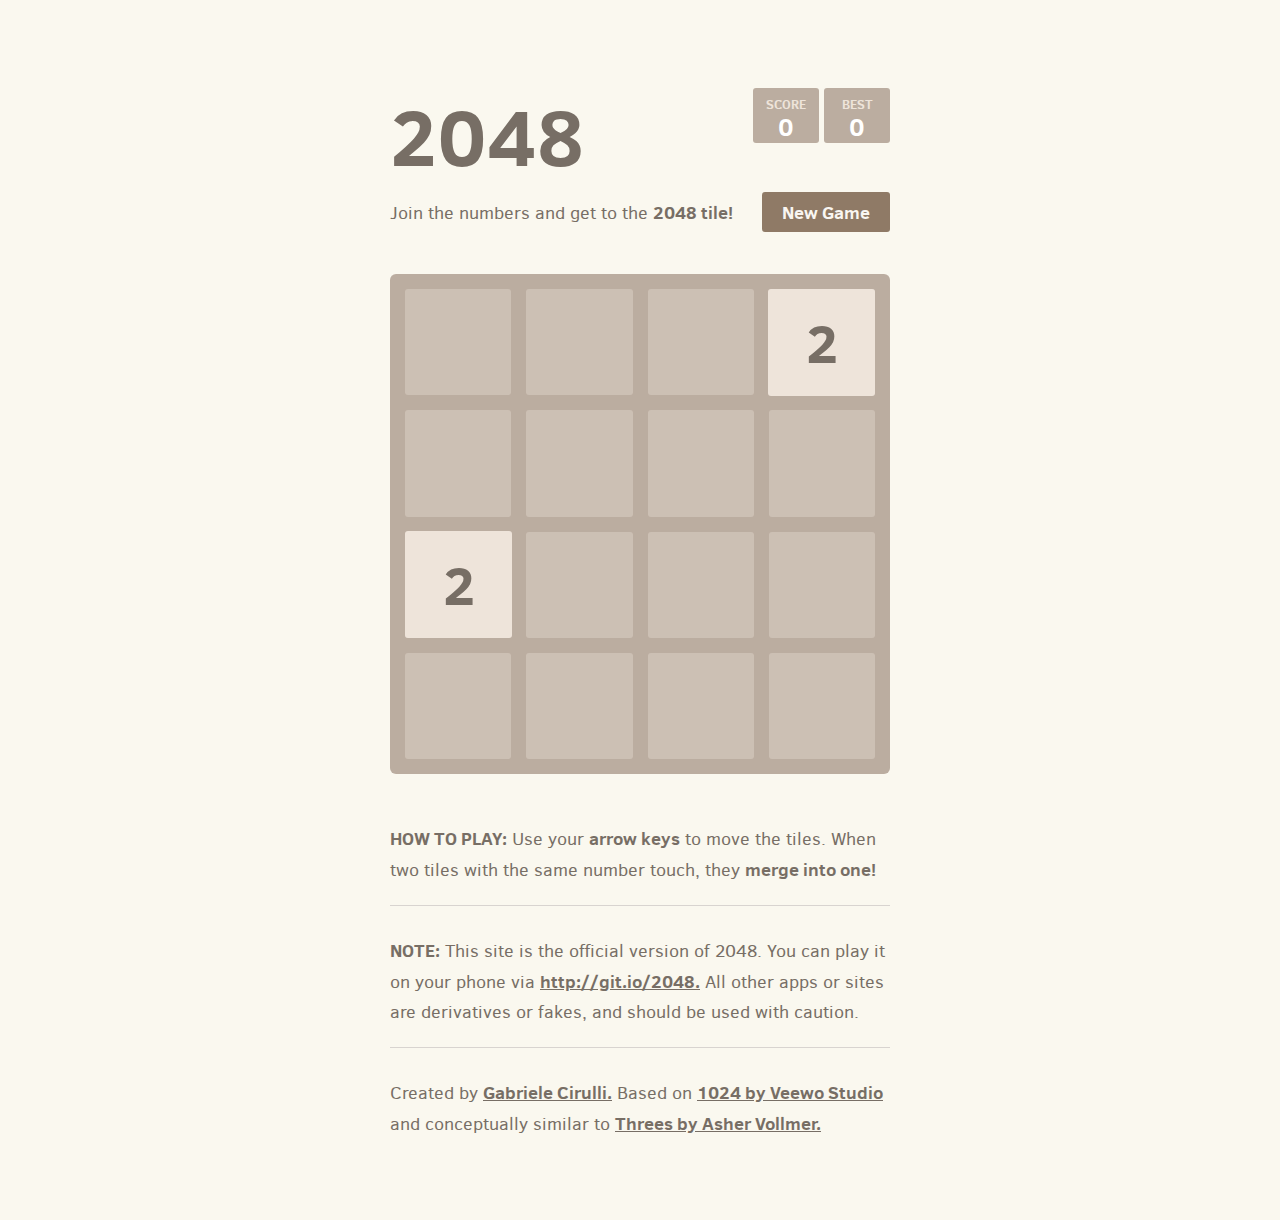
<file: sem-5-projects-main/2048-master/index.html>
<!DOCTYPE html>
<html>
<head>
  <meta charset="utf-8">
  <title>2048</title>

  <link href="style/main.css" rel="stylesheet" type="text/css">
  <link rel="shortcut icon" href="favicon.ico">
  <link rel="apple-touch-icon" href="meta/apple-touch-icon.png">
  <link rel="apple-touch-startup-image" href="meta/apple-touch-startup-image-640x1096.png" media="(device-width: 320px) and (device-height: 568px) and (-webkit-device-pixel-ratio: 2)"> <!-- iPhone 5+ -->
  <link rel="apple-touch-startup-image" href="meta/apple-touch-startup-image-640x920.png"  media="(device-width: 320px) and (device-height: 480px) and (-webkit-device-pixel-ratio: 2)"> <!-- iPhone, retina -->
  <meta name="apple-mobile-web-app-capable" content="yes">
  <meta name="apple-mobile-web-app-status-bar-style" content="black">

  <meta name="HandheldFriendly" content="True">
  <meta name="MobileOptimized" content="320">
  <meta name="viewport" content="width=device-width, target-densitydpi=160dpi, initial-scale=1.0, maximum-scale=1, user-scalable=no, minimal-ui">
</head>
<body>
  <div class="container">
    <div class="heading">
      <h1 class="title">2048</h1>
      <div class="scores-container">
        <div class="score-container">0</div>
        <div class="best-container">0</div>
      </div>
    </div>

    <div class="above-game">
      <p class="game-intro">Join the numbers and get to the <strong>2048 tile!</strong></p>
      <a class="restart-button">New Game</a>
    </div>

    <div class="game-container">
      <div class="game-message">
        <p></p>
        <div class="lower">
	        <a class="keep-playing-button">Keep going</a>
          <a class="retry-button">Try again</a>
        </div>
      </div>

      <div class="grid-container">
        <div class="grid-row">
          <div class="grid-cell"></div>
          <div class="grid-cell"></div>
          <div class="grid-cell"></div>
          <div class="grid-cell"></div>
        </div>
        <div class="grid-row">
          <div class="grid-cell"></div>
          <div class="grid-cell"></div>
          <div class="grid-cell"></div>
          <div class="grid-cell"></div>
        </div>
        <div class="grid-row">
          <div class="grid-cell"></div>
          <div class="grid-cell"></div>
          <div class="grid-cell"></div>
          <div class="grid-cell"></div>
        </div>
        <div class="grid-row">
          <div class="grid-cell"></div>
          <div class="grid-cell"></div>
          <div class="grid-cell"></div>
          <div class="grid-cell"></div>
        </div>
      </div>

      <div class="tile-container">

      </div>
    </div>

    <p class="game-explanation">
      <strong class="important">How to play:</strong> Use your <strong>arrow keys</strong> to move the tiles. When two tiles with the same number touch, they <strong>merge into one!</strong>
    </p>
    <hr>
    <p>
    <strong class="important">Note:</strong> This site is the official version of 2048. You can play it on your phone via <a href="http://git.io/2048">http://git.io/2048.</a> All other apps or sites are derivatives or fakes, and should be used with caution.
    </p>
    <hr>
    <p>
    Created by <a href="http://gabrielecirulli.com" target="_blank">Gabriele Cirulli.</a> Based on <a href="https://itunes.apple.com/us/app/1024!/id823499224" target="_blank">1024 by Veewo Studio</a> and conceptually similar to <a href="http://asherv.com/threes/" target="_blank">Threes by Asher Vollmer.</a>
    </p>
  </div>

  <script src="js/bind_polyfill.js"></script>
  <script src="js/classlist_polyfill.js"></script>
  <script src="js/animframe_polyfill.js"></script>
  <script src="js/keyboard_input_manager.js"></script>
  <script src="js/html_actuator.js"></script>
  <script src="js/grid.js"></script>
  <script src="js/tile.js"></script>
  <script src="js/local_storage_manager.js"></script>
  <script src="js/game_manager.js"></script>
  <script src="js/application.js"></script>
</body>
</html>
</file>
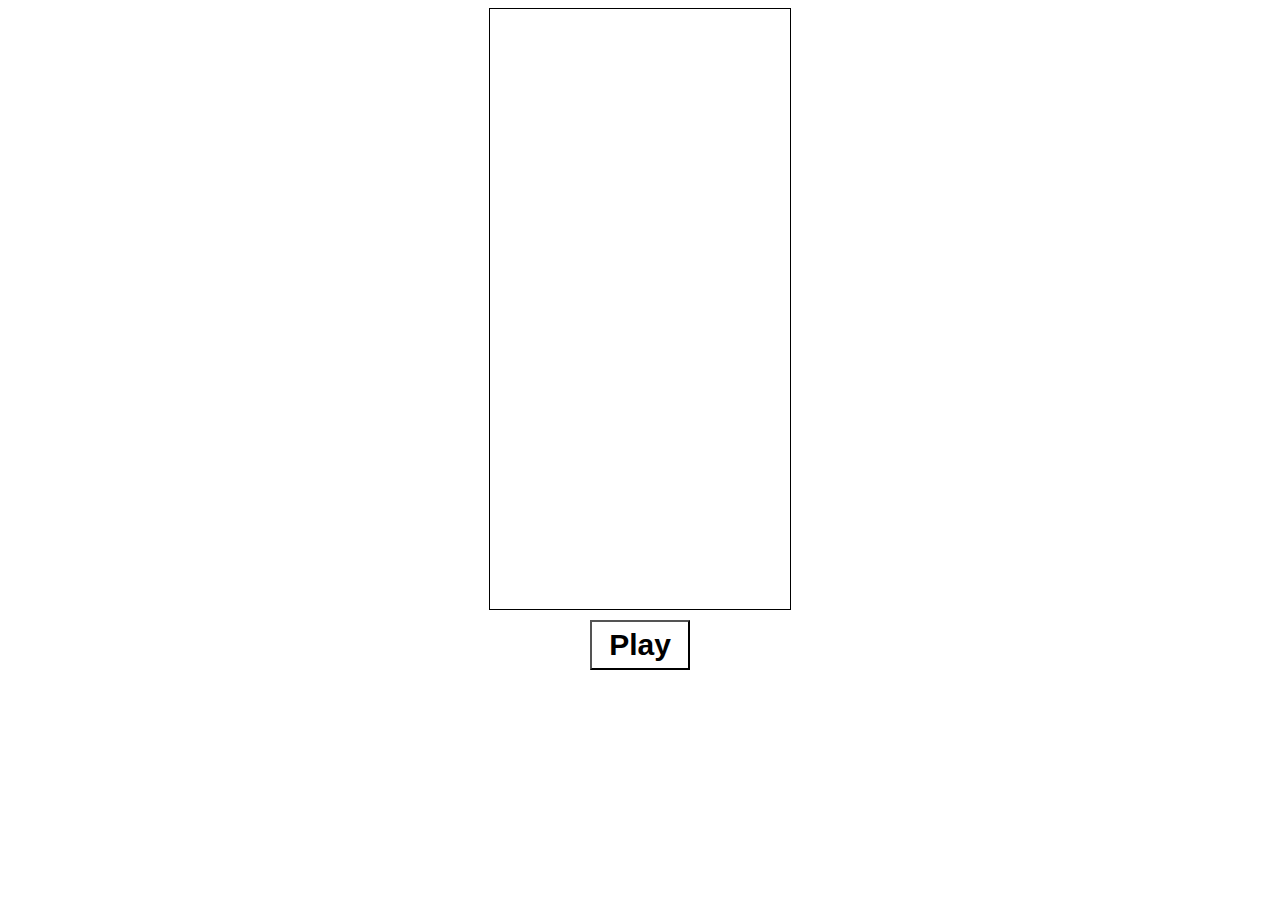
<file: sem-5-projects-main/canvas-tetris-master/index.html>
<!DOCTYPE html>
<html>
    <head>
        <title>HTML5 Tetris</title>
        <link rel='stylesheet' href='style.css' />
    </head>
    <body>
        <audio id="clearsound" src="sound/pop.ogg" preload="auto"></audio>
        <canvas width='300' height='600'></canvas>
        <button id="playbutton" onclick="playButtonClicked();">Play</button>
        <script src='js/tetris.js'></script>
        <script src='js/controller.js'></script>
        <script src='js/render.js'></script>
    </body>
</html>
</file>
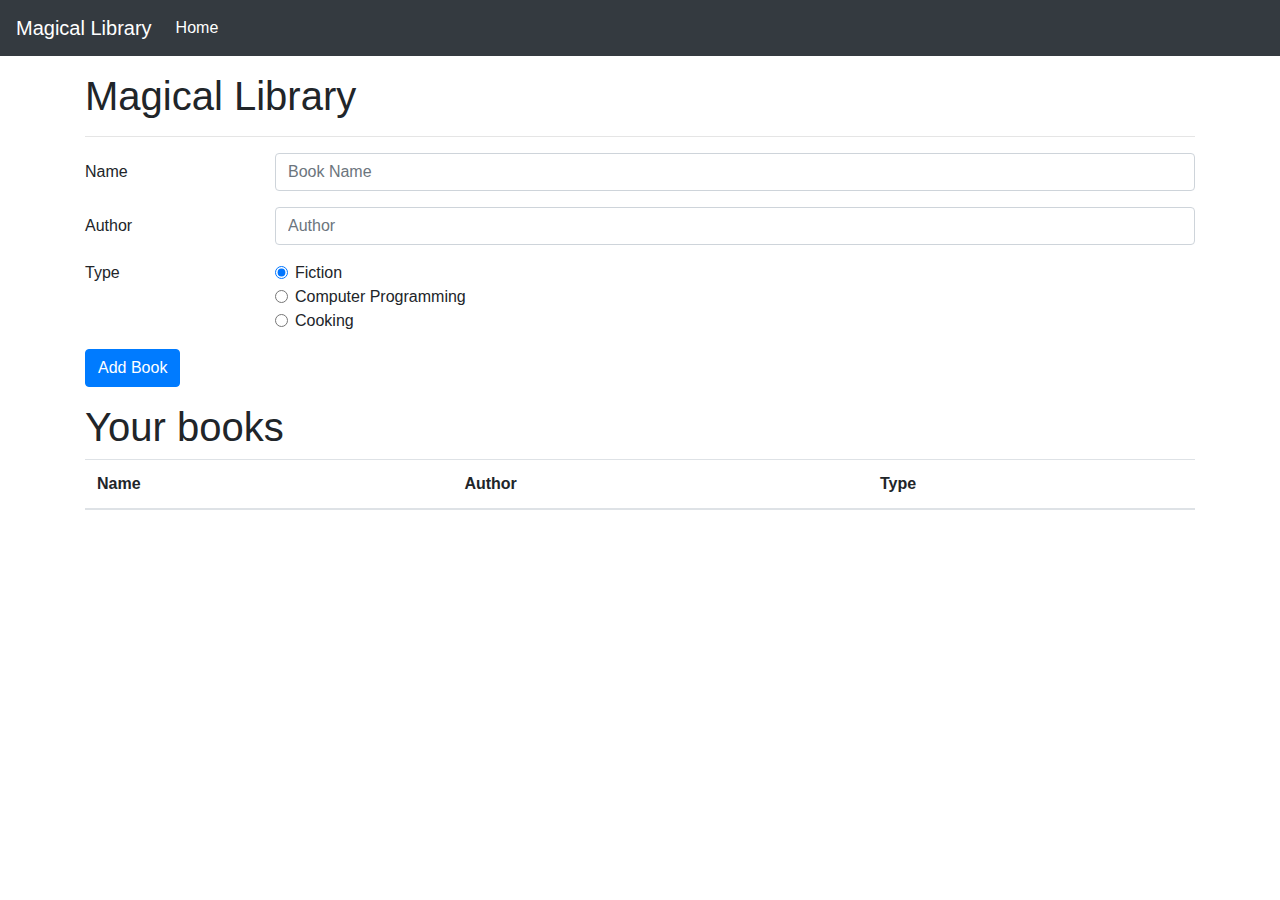
<file: sem-5-projects-main/digital lib/index.html>
<!doctype html>
<html lang="en">

<head>
    <!-- Required meta tags -->
    <meta charset="utf-8">
    <meta name="viewport" content="width=device-width, initial-scale=1, shrink-to-fit=no">

    <!-- Bootstrap CSS -->
    <link rel="stylesheet" href="https://stackpath.bootstrapcdn.com/bootstrap/4.3.1/css/bootstrap.min.css"
        integrity="sha384-ggOyR0iXCbMQv3Xipma34MD+dH/1fQ784/j6cY/iJTQUOhcWr7x9JvoRxT2MZw1T" crossorigin="anonymous">

    <title>Welcome to Magical Library</title>
</head>

<body>
    <nav class="navbar navbar-expand-lg navbar-dark bg-dark">
        <a class="navbar-brand" href="#">Magical Library</a>
        <button class="navbar-toggler" type="button" data-toggle="collapse" data-target="#navbarSupportedContent"
            aria-controls="navbarSupportedContent" aria-expanded="false" aria-label="Toggle navigation">
            <span class="navbar-toggler-icon"></span>
        </button>

        <div class="collapse navbar-collapse" id="navbarSupportedContent">
            <ul class="navbar-nav mr-auto">
                <li class="nav-item active">
                    <a class="nav-link" href="#">Home <span class="sr-only">(current)</span></a>
                </li>

            </ul>
            <!-- <form class="form-inline my-2 my-lg-0">
                <input class="form-control mr-sm-2" id="searchTxt" type="search" placeholder="Search"
                    aria-label="Search">
                <button class="btn btn-outline-success my-2 my-sm-0" type="submit">Search</button>
            </form> -->
        </div>
    </nav>

    <div id="message"></div>


    <div class="container my-3">
        <h1>Magical Library</h1>
        <hr>
        <form id="libraryForm">
            <div class="form-group row">
                <label for="bookName" class="col-sm-2 col-form-label">Name</label>
                <div class="col-sm-10">
                    <input type="text" class="form-control" id="bookName" placeholder="Book Name">
                </div>
            </div>
            <div class="form-group row">
                <label for="Author" class="col-sm-2 col-form-label">Author</label>
                <div class="col-sm-10">
                    <input type="text" class="form-control" id="author" placeholder="Author">
                </div>
            </div>
            <fieldset class="form-group">
                <div class="row">
                    <legend class="col-form-label col-sm-2 pt-0">Type</legend>
                    <div class="col-sm-10">
                        <div class="form-check">
                            <input class="form-check-input" type="radio" name="type" id="fiction" value="fiction"
                                checked>
                            <label class="form-check-label" for="fiction">
                                Fiction
                            </label>
                        </div>
                        <div class="form-check">
                            <input class="form-check-input" type="radio" name="type" id="programming"
                                value="programming">
                            <label class="form-check-label" for="programming">
                                Computer Programming
                            </label>
                        </div>
                        <div class="form-check disabled">
                            <input class="form-check-input" type="radio" name="type" id="cooking" value="cooking">
                            <label class="form-check-label" for="cooking">
                                Cooking
                            </label>
                        </div>
                    </div>
                </div>
            </fieldset>

            <div class="form-group row">
                <div class="col-sm-10">
                    <button type="submit" class="btn btn-primary">Add Book</button>
                </div>
            </div>
        </form>

        <div id="table">
            <h1>Your books</h1>

            <table class="table table-striped">
                <thead>
                    <tr>
                        <th scope="col">Name</th>
                        <th scope="col">Author</th>
                        <th scope="col">Type</th>
                    </tr>
                </thead>
                <tbody id='tableBody'></tbody>
            </table>
        </div>
    </div>

    <!-- Optional JavaScript -->
    <!-- jQuery first, then Popper.js, then Bootstrap JS -->
    <!-- <script src="index.js"></script> -->
    <script src="indexes6.js"></script>
    <script src="https://code.jquery.com/jquery-3.3.1.slim.min.js"
        integrity="sha384-q8i/X+965DzO0rT7abK41JStQIAqVgRVzpbzo5smXKp4YfRvH+8abtTE1Pi6jizo"
        crossorigin="anonymous"></script>
    <script src="https://cdnjs.cloudflare.com/ajax/libs/popper.js/1.14.7/umd/popper.min.js"
        integrity="sha384-UO2eT0CpHqdSJQ6hJty5KVphtPhzWj9WO1clHTMGa3JDZwrnQq4sF86dIHNDz0W1"
        crossorigin="anonymous"></script>
    <script src="https://stackpath.bootstrapcdn.com/bootstrap/4.3.1/js/bootstrap.min.js"
        integrity="sha384-JjSmVgyd0p3pXB1rRibZUAYoIIy6OrQ6VrjIEaFf/nJGzIxFDsf4x0xIM+B07jRM"
        crossorigin="anonymous"></script>
</body>

</html>
</file>
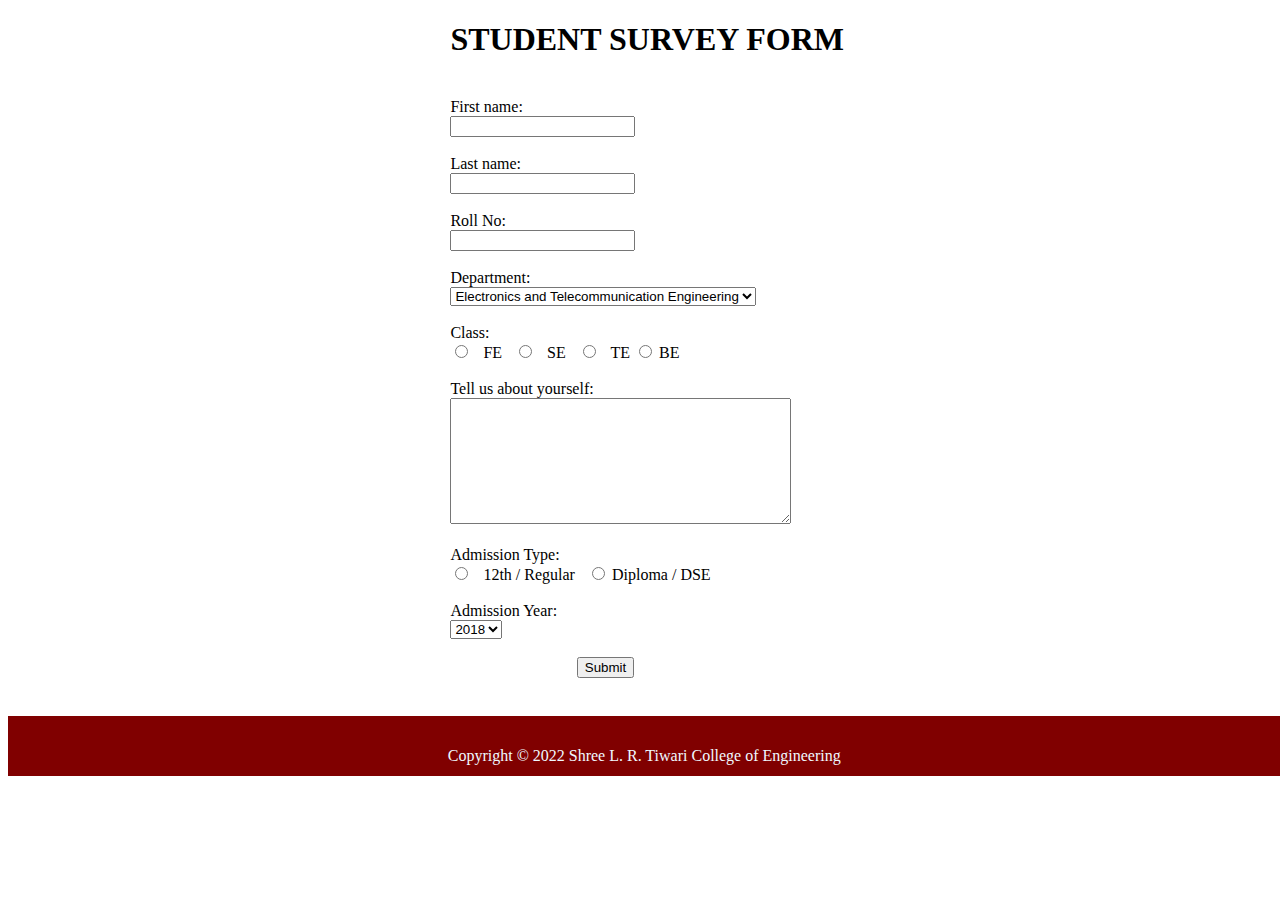
<file: sem-5-projects-main/exp 2/index.html>
<!DOCTYPE html>
<html lang="en">
    <style>
        h1{
            margin-left: 0%;
        }
    
        .submit{
            width: max-content;
            margin-left: 20%;
        }
        img {
            max-width: 100%;
            height: auto;
        }
        .footer{
        width: auto;
        /* height: 100px; */
        text-align: center;
        padding: 15px;
        border: none;
        height:30px;
        width:98.3%;
        background-color: maroon;
        color: aliceblue;
        
    }

    .footer{
        margin-top: 3%;
    }
    h1{
        margin-left: 35%; 
    }
    form{
        /* border: solid 1px black; */
        max-width: 50%;
        margin-left: 35%;
    }
    form button{
        margin-left: 20%;
    }
    
    </style>
<head>
    <meta charset="UTF-8">
    <meta http-equiv="X-UA-Compatible" content="IE=edge">
    <meta name="viewport" content="width=device-width, initial-scale=1.0">
    <title>Best BE ELECTRONICS AND COMPUTER SCIENCE</title>
    <h1>STUDENT SURVEY FORM</h1>
    <body>
        <div><br>
            <form > 
                <label for="fname" >First name:</label><br>
                <input type="text" id="fname" name="fname" required><br><br>
                <label for="lname">Last name:</label><br>
                <input type="text" id="lname" name="lname" required><br><br>
                <label for="rollno">Roll No:</label><br>
                <input type="text" id="rollno" name="rollno" required><br><br>
                <label for="department" >Department:</label><br> 
                <select name="department" id="department" required>
                    <option value="Electronics and Telecommunication Engineering">Electronics and Telecommunication Engineering </option>
                    <option value="Computer Engineering">Computer Engineering </option>
                    <option value="Electronics and Computer Scienece">Electronics and Computer Scienece </option>
                    <option value="Civil Engineering">Civil Engineering </option>
                    <option value="Mechanical Engineering">Mechanical Engineering </option>
                    <option value="Information Technology">Information Technology </option>
                    <option value="Humanities and Applied Science">Humanities and Applied Science </option><br>
                   </select><br> <br>
                    <label for="class">Class:</label> <br>                 
                    <input type="radio" id="FE" name="Class" value="FE">
                    <label for="FE">FE</label>
                    <input type="radio" id="SE" name="Class" value="SE">
                    <label for="SE">SE</label>
                    <input type="radio" id="TE" name="Class" value="TE">
                    <label for="TE">TE</label>
                    <input type="radio" id="BE" name="Class" value="BE">
                    <label for="BE">BE</label><br><br>
                    <label for="Tell us about yourself">Tell us  about yourself:</label><br>
                    <textarea  id="Tell us about yourself" rows="8" cols="40" required></textarea><br> <br>
                    <label for="Admission Type"> Admission Type:</label><br>              
                    <input type="radio" id="12th/Regular" name="Admission type" value="12th/Regular">
                   <label for="12th/Regular">12th / Regular</label>
                     <input type="radio" id="Diploma/DSE" name="Admission type" value="Diploma/DSE" >
                    <label for="Diploma/DSE">Diploma / DSE</label><br> <br>
                    <label for="Admission Year">Admission Year:</label> <br>
                    <select name="Admission Year" id="Admission Year" required>
                        <option value="2018">2018 </option>
                        <option value="2019">2019 </option>
                        <option value="2020">2020 </option>
                        <option value="2021">2021 </option>
                        <option value="2022">2022 </option>
                        <br>
                    </select> <br> <br>
                    <diV class="submit"><input type="submit" ></diV>                       
        </div>
            
    <div class="footer">
        <p>Copyright © 2022 Shree L. R. Tiwari College of Engineering</p>
    </div>
      </head>
        </body>
            </html>
</file>
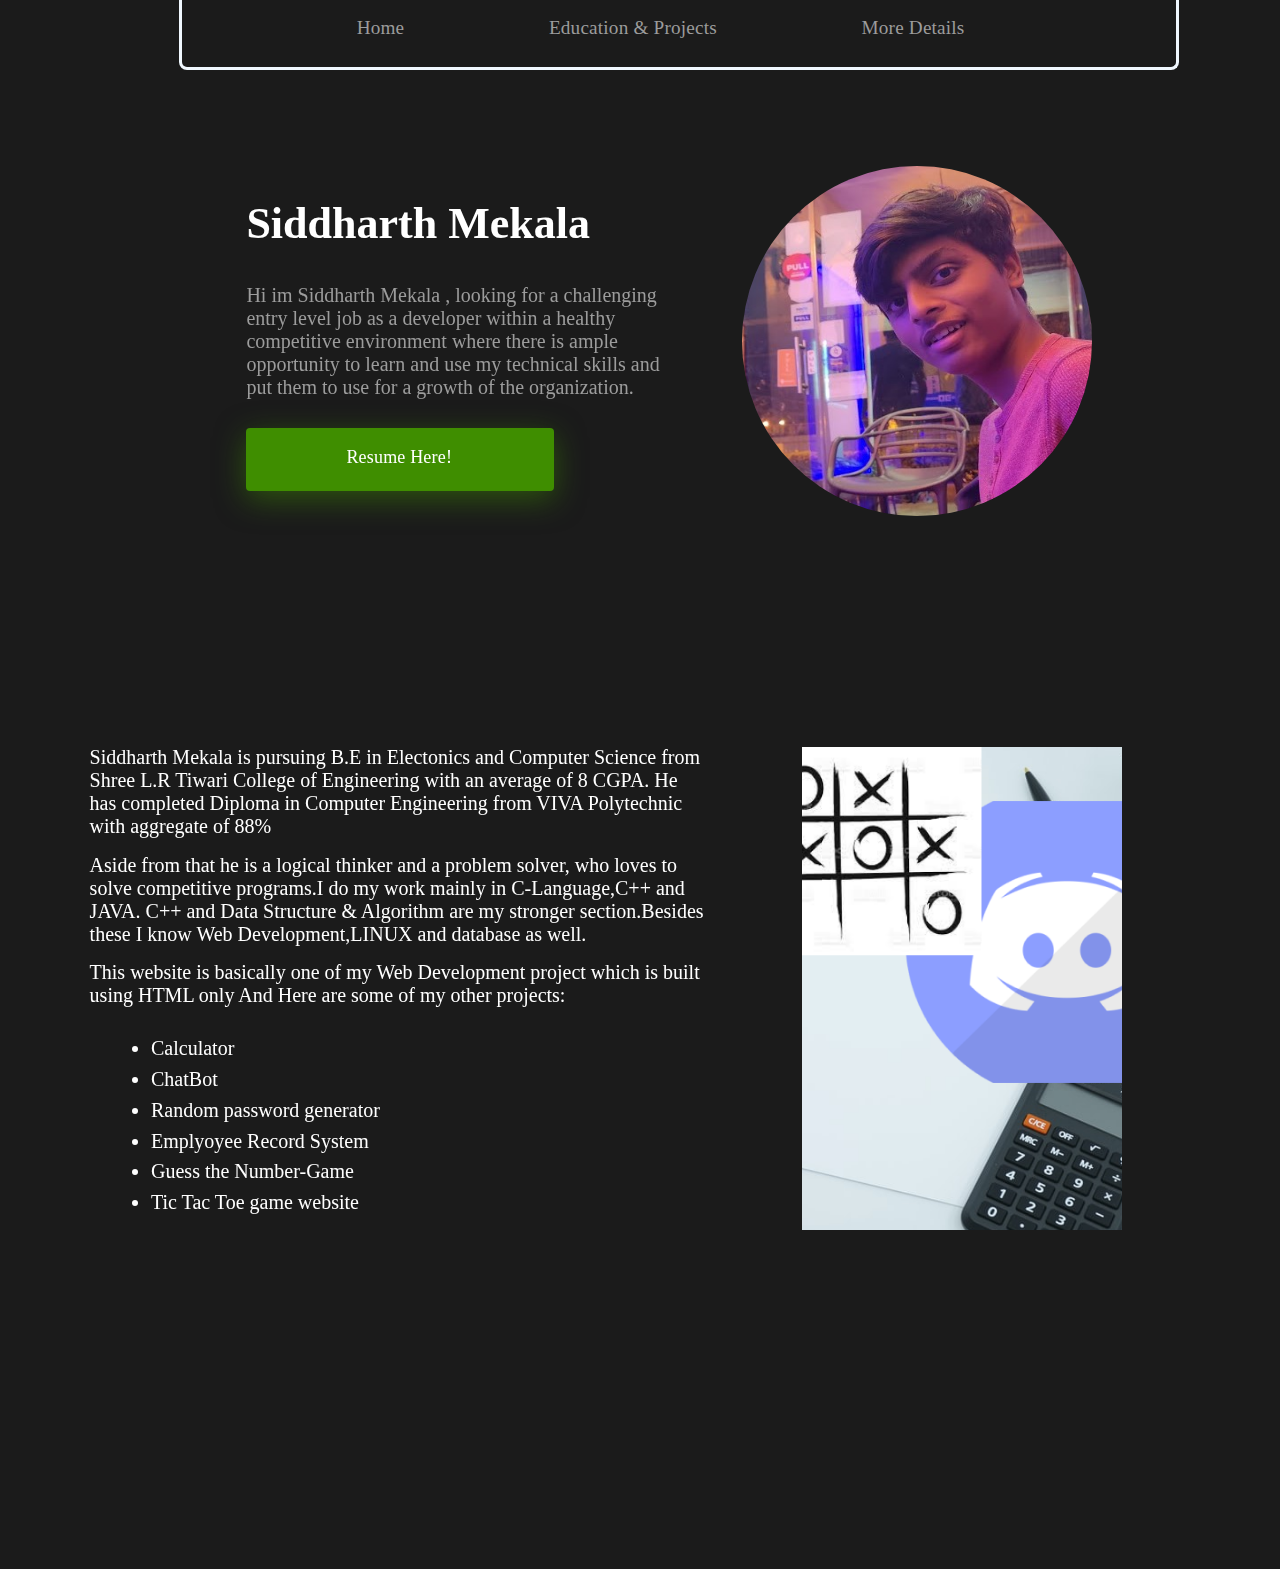
<file: sem-5-projects-main/portfolio website/index.html>
<!DOCTYPE html>
<html lang="en">
<head>
    <meta charset="UTF-8">
    <meta http-equiv="X-UA-Compatible" content="IE=edge">
    <meta name="viewport" content="width=device-width, initial-scale=1.0">
    
    <link rel="stylesheet" href="style.css">
    <title>Portfolio</title>
    
</head>
<body>
    <!-- Nav bar -->
    <div class="pg1">
    <nav>
    <ul>
        <li><a href="index.html">Home</a></li>
        <li><a href="#pg2" >Education & Projects</a></li>
        <!-- <li><a href="#contact"></a></li> -->
        <li><a href="https://www.linkedin.com/in/siddharth-mekala-91883321b/" target=”_blank”>More Details</a></li>
        
    </ul>
    </nav>
    <!-- home part -->
    <!-- <h1 >Home</h1> -->
    <div class="main">
    <h1 class="name">Siddharth Mekala</h1>

    <p class="parah"> Hi  im Siddharth Mekala , looking for a challenging entry level job as a developer within a healthy competitive environment where there is ample opportunity to learn and use my technical skills and put them to use for a growth of the organization.</p>
    <div class="igs">
        <p><a href="SMresume.docx"> Resume Here!</a></p>
    </div>
    </div>
         
    <!-- my image -->
    <div class="myimg">
    <img src="myimg.jpg" alt="Siddharth" width="350" height="350">
    </div>
    <hr class="stl">
    </div>   
    <!-- Education part -->
    <div class="page2" id="pg2">
    <p class="p1" >
        Siddharth Mekala is pursuing B.E in Electonics and Computer Science from Shree L.R Tiwari College of Engineering with an average of 8 CGPA. He has completed Diploma in Computer Engineering from VIVA Polytechnic with aggregate of 88%  
    </p>
    <p class="p2">
        Aside from that he is a logical thinker and a problem solver, who loves to solve competitive programs.I do my work mainly in C-Language,C++ and JAVA. C++ and Data Structure & Algorithm are my stronger section.Besides these I know Web Development,LINUX and database as well.
    </p>
    <div class="p3">
    <p>
        This website is basically one of my Web Development project which is built using HTML only And 
        Here are some of my other projects: 
    </p>
    <br >
    <ul>
        <li>Calculator</li>
        <li>ChatBot</li>
        <li>Random password generator</li>
        <li>Emplyoyee Record System</li>
        <li>Guess the Number-Game</li>
        <li>Tic Tac Toe game website</li>
    </ul>
    <!-- image2 -->
    <div class="image2">
        <img src="Frame 1.png" width="320" height="483px">
        
    </div>
    
    </div>
    </div>
    
</body>
</html>
</file>
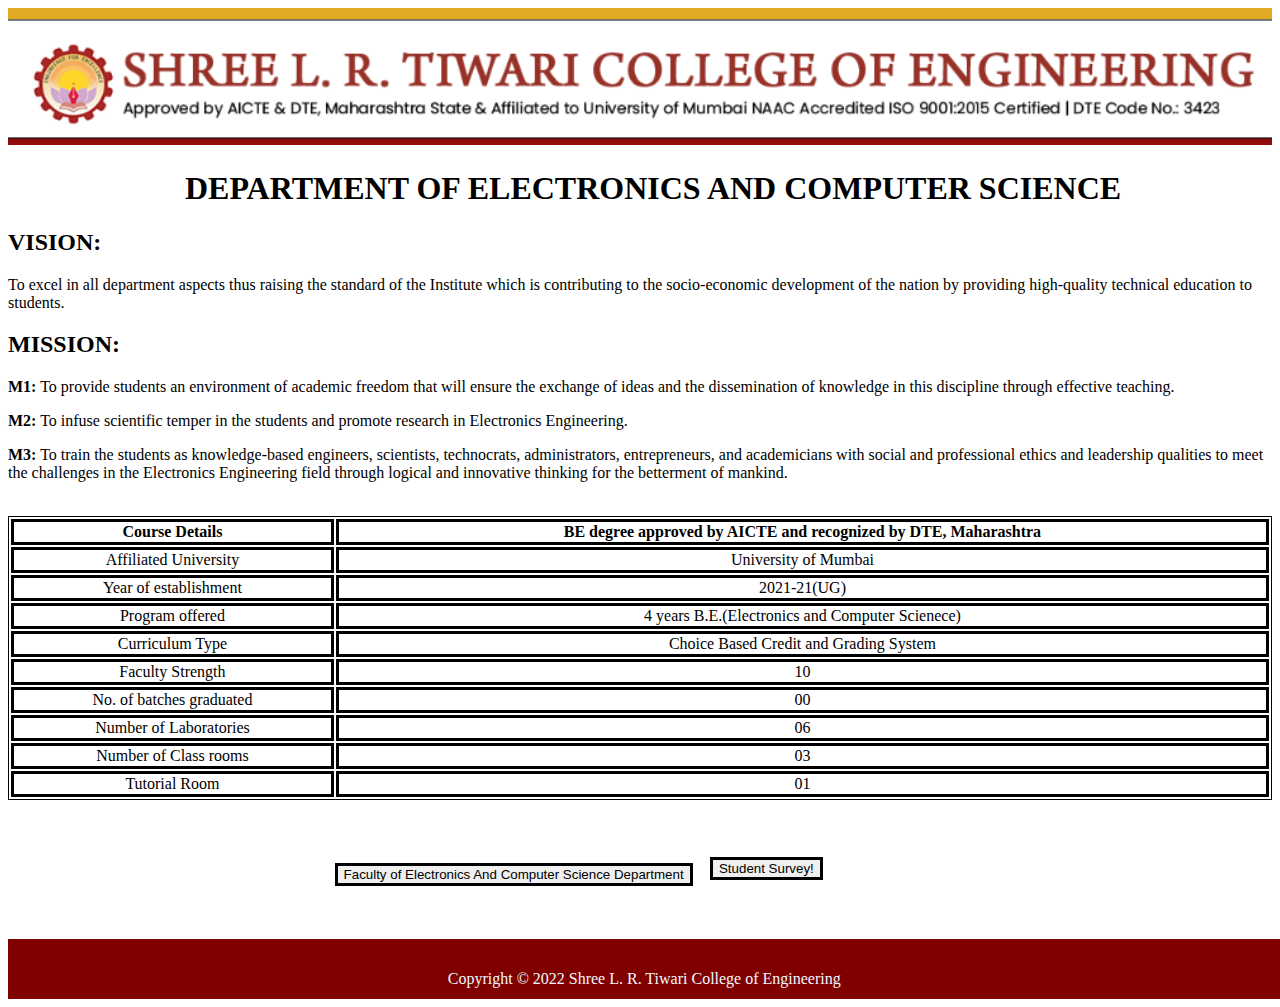
<file: sem-5-projects-main/assignment 1/sid assignment 1/index.html>
<!DOCTYPE html>
<html lang="en">
    <style>
        h1{
            margin-left: 14%;
        }
        table{
            border: 3px solid black;
            width: 100%;
            
        }
        th,td{border: 3px solid black;
        }
        button{
            border: 3px solid black;
            width: max-content;

        }
        .faculty,.SS,.footer{
            width: auto;
            /* height: 100px; */
            text-align: center;
            padding: 15px;
            border: none;
            
        }
        .faculty{
            margin-top: -8%;
            margin-left: -20%;
        }
        .SS{
            margin-top: -1%;
            margin-left: 20%;
        }
        img {
            max-width: 100%;
            height: auto;
        }
        .footer{
        
        height:30px;
        width:98.3%;
        background-color: maroon;
        color: aliceblue;
        
    }
    .footer{
        margin-top: 3%;
    }

    </style>
<head>
    <meta charset="UTF-8">
    <meta http-equiv="X-UA-Compatible" content="IE=edge">
    <meta name="viewport" content="width=device-width, initial-scale=1.0">
    <title>Best BE ELECTRONICS AND COMPUTER SCIENCE</title>
    <img src="LOGO.png" width="120%" height="">
    <h1>DEPARTMENT OF ELECTRONICS AND COMPUTER SCIENCE</h1>
    <h2>VISION:</h2>
    <p>To excel in all department aspects thus raising the standard of the Institute which is contributing to the socio-economic development of the nation by providing high-quality technical education to students.
    </p>
<h2>MISSION:</h2>
    <body>
        <p><b>M1:</b> To provide students an environment of academic freedom that will ensure the exchange of ideas and the dissemination of knowledge in this discipline through effective teaching.
        </p>
        <p><b>M2:</b> To infuse scientific temper in the students and promote research in Electronics Engineering.
        </p>
        <p><b>M3:</b> To train the students as knowledge-based engineers, scientists, technocrats, administrators, entrepreneurs, and academicians with social and professional ethics and leadership qualities to meet the challenges in the Electronics Engineering field through logical and innovative thinking for the betterment of mankind.
            </p>
            <br>
            <!--  -->
            <table style="border:1px solid black;">
                <tr>
                    <th style="text-align:center">Course Details</th>
                    <th style="text-align:center">BE degree approved by AICTE and recognized by DTE, Maharashtra</th>
                </tr>
                <tr>
                    <td style="text-align:center">Affiliated University</td>
                    <td style="text-align:center">University of Mumbai</td>
                </tr>
                <tr>
                    <td style="text-align:center">Year of establishment</td>
                    <td style="text-align:center">2021-21(UG)</td>
                </tr>
                <tr>
                    <td style="text-align:center">Program offered</td>
                    <td style="text-align:center">4 years B.E.(Electronics and Computer Scienece)</td>
                </tr>
                <tr>
                    <td style="text-align:center">Curriculum Type</td>
                    <td style="text-align:center">Choice Based Credit and Grading System</td>
                </tr>
                <td style="text-align:center">Faculty Strength</tdS>
                    <td style="text-align:center">10</td>
                </tr>
                <tr>
                    <td style="text-align:center">No. of batches graduated</td>
                <td style="text-align:center">00</td>
            </tr>
            <tr>
                <td style="text-align:center">Number of Laboratories</td>
                <td style="text-align:center">06</td>
            </tr>
            <tr>
                <td style="text-align:center">Number of Class rooms</td>
                <td style="text-align:center">03</td>
            </tr>
            <tr>
                <td style="text-align:center">Tutorial Room</td>
                <td style="text-align:center">01</td>
                </tr>
            </table> <br> <br> <br>
            <!--  -->
            <div class="SS">
                <a href="survey.html" target="_blank"><button>Student Survey!</button></a>
            </div>
            <br>
            <br> <br>
            <div class="faculty">
                <a href="faculty.html" target="_blank"><button>Faculty of Electronics And Computer Science Department</button> </a><br>
            </div>
            <!-- <hr> -->
            <div class="footer">
                    <p>Copyright © 2022 Shree L. R. Tiwari College of Engineering</p>
            </div>
      </head>
        </body>
            </html>
</file>
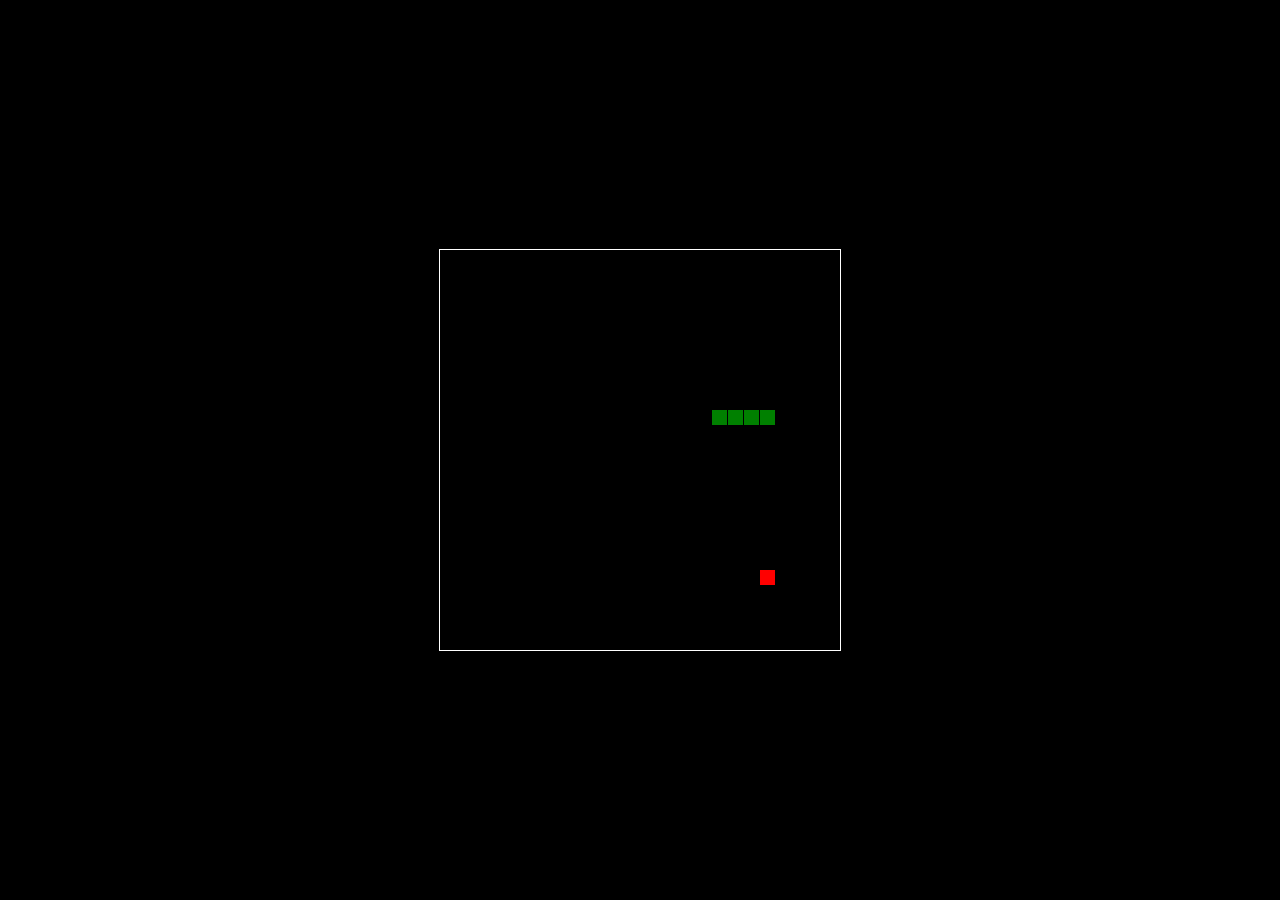
<file: sem-5-projects-main/snake game/snake.html>
<!DOCTYPE html>
<html>
<head>
  <title>Basic Snake HTML Game</title>
  <meta charset="UTF-8">
  <style>
  html, body {
    height: 100%;
    margin: 0;
  }

  body {
    background: black;
    display: flex;
    align-items: center;
    justify-content: center;
  }
  canvas {
    border: 1px solid white;
  }
  </style>
</head>
<body>
<canvas width="400" height="400" id="game"></canvas>
<script>
var canvas = document.getElementById('game');
var context = canvas.getContext('2d');

// the canvas width & height, snake x & y, and the apple x & y, all need to be a multiples of the grid size in order for collision detection to work
// (e.g. 16 * 25 = 400)
var grid = 16;
var count = 0;

var snake = {
  x: 160,
  y: 160,

  // snake velocity. moves one grid length every frame in either the x or y direction
  dx: grid,
  dy: 0,

  // keep track of all grids the snake body occupies
  cells: [],

  // length of the snake. grows when eating an apple
  maxCells: 4
};
var apple = {
  x: 320,
  y: 320
};

// get random whole numbers in a specific range
// @see https://stackoverflow.com/a/1527820/2124254
function getRandomInt(min, max) {
  return Math.floor(Math.random() * (max - min)) + min;
}

// game loop
function loop() {
  requestAnimationFrame(loop);

  // slow game loop to 15 fps instead of 60 (60/15 = 4)
  if (++count < 4) {
    return;
  }

  count = 0;
  context.clearRect(0,0,canvas.width,canvas.height);

  // move snake by it's velocity
  snake.x += snake.dx;
  snake.y += snake.dy;

  // wrap snake position horizontally on edge of screen
  if (snake.x < 0) {
    snake.x = canvas.width - grid;
  }
  else if (snake.x >= canvas.width) {
    snake.x = 0;
  }

  // wrap snake position vertically on edge of screen
  if (snake.y < 0) {
    snake.y = canvas.height - grid;
  }
  else if (snake.y >= canvas.height) {
    snake.y = 0;
  }

  // keep track of where snake has been. front of the array is always the head
  snake.cells.unshift({x: snake.x, y: snake.y});

  // remove cells as we move away from them
  if (snake.cells.length > snake.maxCells) {
    snake.cells.pop();
  }

  // draw apple
  context.fillStyle = 'red';
  context.fillRect(apple.x, apple.y, grid-1, grid-1);

  // draw snake one cell at a time
  context.fillStyle = 'green';
  snake.cells.forEach(function(cell, index) {

    // drawing 1 px smaller than the grid creates a grid effect in the snake body so you can see how long it is
    context.fillRect(cell.x, cell.y, grid-1, grid-1);

    // snake ate apple
    if (cell.x === apple.x && cell.y === apple.y) {
      snake.maxCells++;

      // canvas is 400x400 which is 25x25 grids
      apple.x = getRandomInt(0, 25) * grid;
      apple.y = getRandomInt(0, 25) * grid;
    }

    // check collision with all cells after this one (modified bubble sort)
    for (var i = index + 1; i < snake.cells.length; i++) {

      // snake occupies same space as a body part. reset game
      if (cell.x === snake.cells[i].x && cell.y === snake.cells[i].y) {
        snake.x = 160;
        snake.y = 160;
        snake.cells = [];
        snake.maxCells = 4;
        snake.dx = grid;
        snake.dy = 0;

        apple.x = getRandomInt(0, 25) * grid;
        apple.y = getRandomInt(0, 25) * grid;
      }
    }
  });
}

// listen to keyboard events to move the snake
document.addEventListener('keydown', function(e) {
  // prevent snake from backtracking on itself by checking that it's
  // not already moving on the same axis (pressing left while moving
  // left won't do anything, and pressing right while moving left
  // shouldn't let you collide with your own body)

  // left arrow key
  if (e.which === 37 && snake.dx === 0) {
    snake.dx = -grid;
    snake.dy = 0;
  }
  // up arrow key
  else if (e.which === 38 && snake.dy === 0) {
    snake.dy = -grid;
    snake.dx = 0;
  }
  // right arrow key
  else if (e.which === 39 && snake.dx === 0) {
    snake.dx = grid;
    snake.dy = 0;
  }
  // down arrow key
  else if (e.which === 40 && snake.dy === 0) {
    snake.dy = grid;
    snake.dx = 0;
  }
});

// start the game
requestAnimationFrame(loop);
</script>
</body>
</html>
</file>
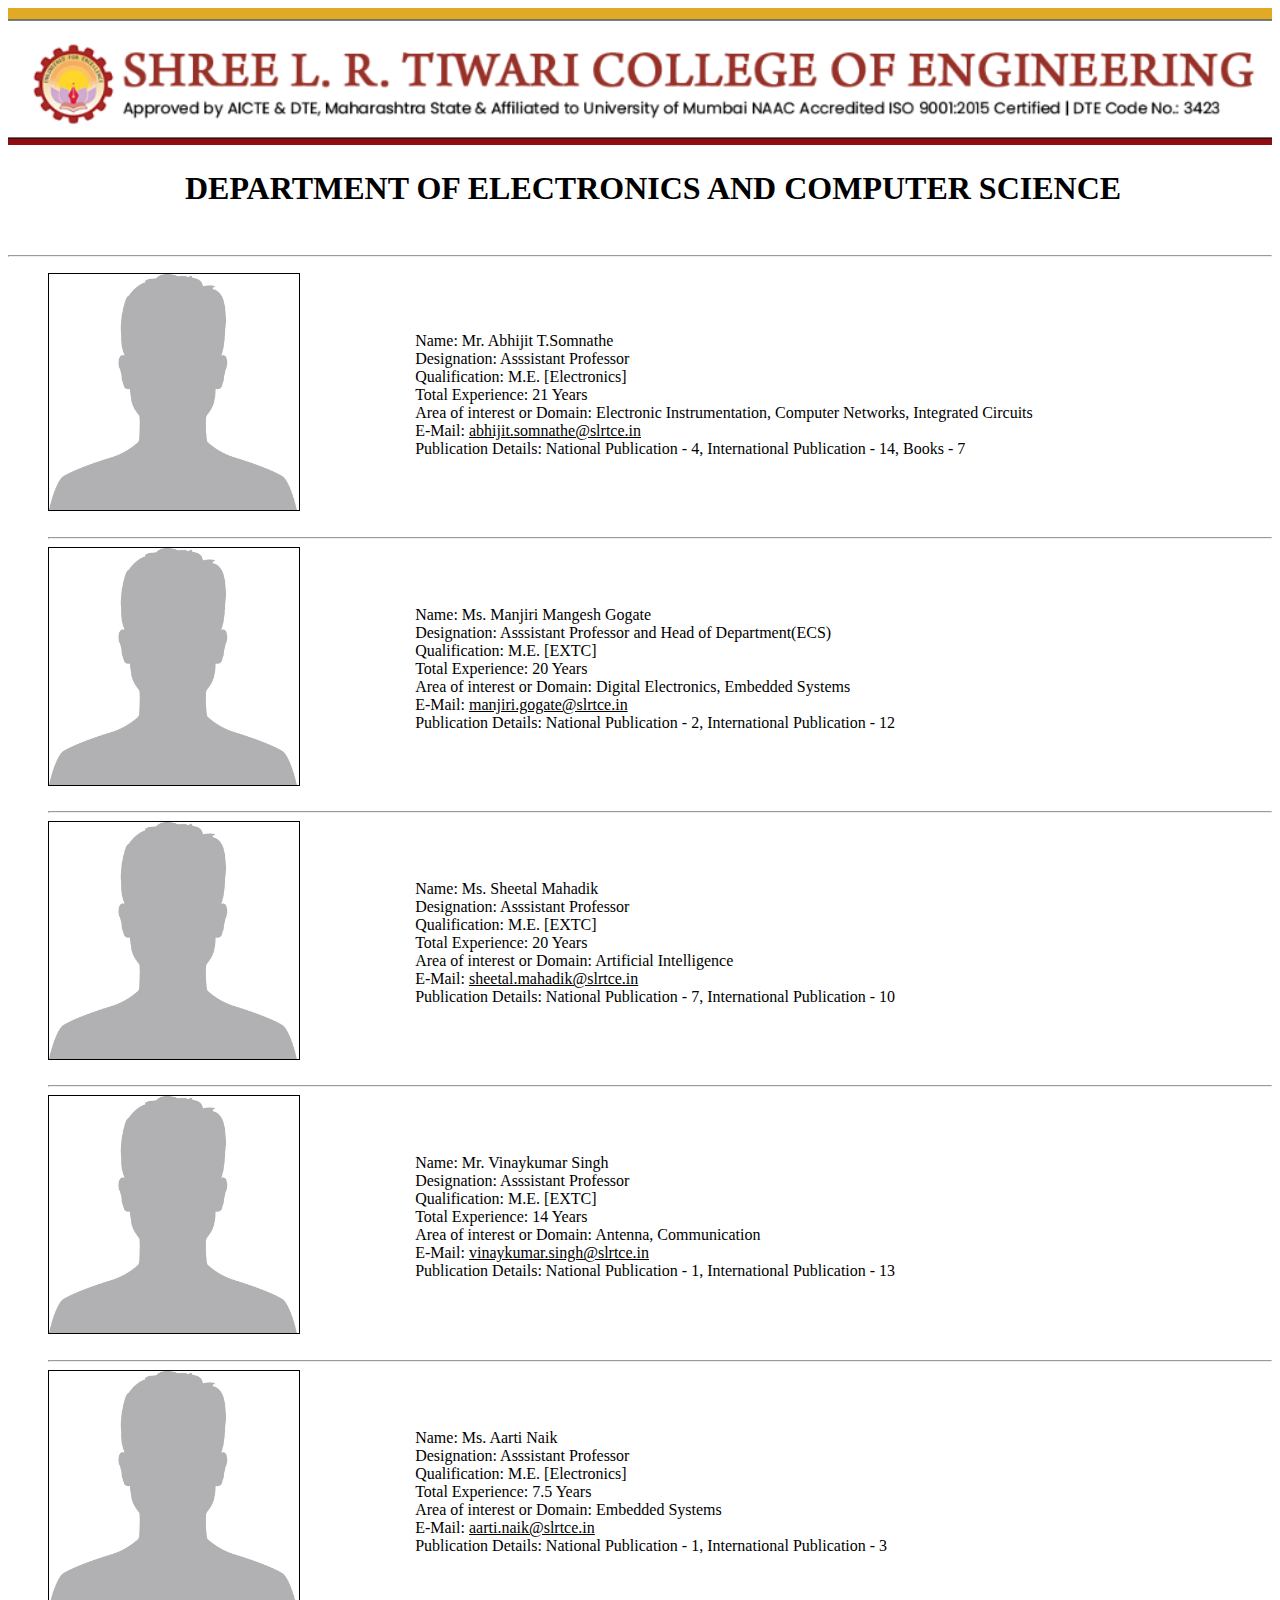
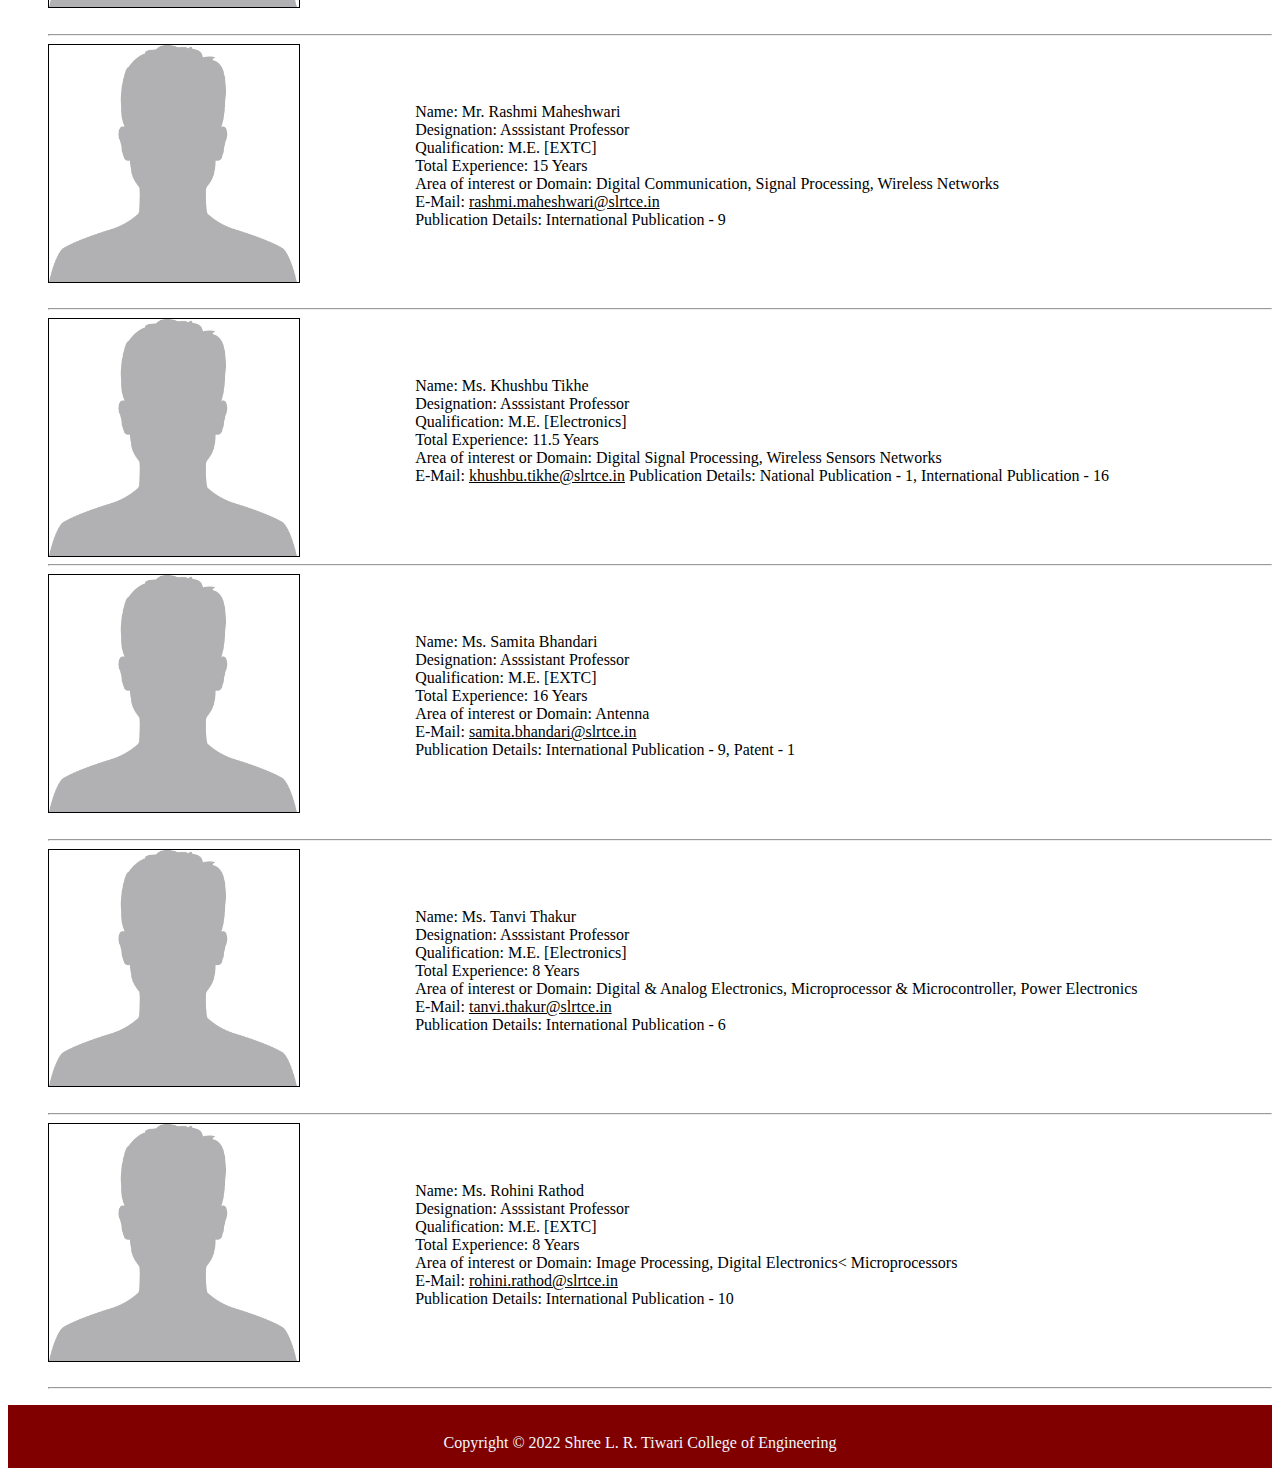
<file: sem-5-projects-main/assignment 1/sid assignment 1/faculty.html>
<!DOCTYPE html>
<html lang="en">
    <style>
        h1{
            margin-left: 14%;
        }
        img {
            max-width: 100%;
            height: auto;
        }
        .footer{
        
        height:50px;
        width:100%;
        background-color: maroon;
        color: aliceblue;
        text-align: center;
        /* align-items: center; */
        padding-top: 1%;
        
    }
    li{
        margin-left: 30%;
        margin-top: -15%;
        list-style: none;
    }
    ul hr{
        margin-top: 5%;

    }
    ul img{
        margin-top: 0%;
        border: solid 1px black;

    }

    </style>
<head>
    <meta charset="UTF-8">
    <meta http-equiv="X-UA-Compatible" content="IE=edge">
    <meta name="viewport" content="width=device-width, initial-scale=1.0">
    <title>Best BE ELECTRONICS AND COMPUTER SCIENCE</title>
    <img src="LOGO.png" width="120%" height="">
    <h1>DEPARTMENT OF ELECTRONICS AND COMPUTER SCIENCE</h1>
    <br>
    <hr>
    <uL>
        <img src="user.jpg" width="250px" height="250px"><li >Name: Mr. Abhijit T.Somnathe<br>
            Designation: Asssistant Professor<br>
            Qualification: M.E. [Electronics]<br>
            Total Experience: 21 Years<br>
            Area of interest or Domain: Electronic Instrumentation, Computer Networks, Integrated Circuits<br>
            E-Mail: <u>abhijit.somnathe@slrtce.in</u> <br>
            Publication Details: National Publication - 4, International Publication - 14, Books - 7</li><br><hr>
            <img src="user.jpg" width="250px" height="250px"><li>Name: Ms. Manjiri Mangesh Gogate<br>
                Designation: Asssistant Professor and Head of Department(ECS) <br>
                Qualification: M.E. [EXTC]<br>
                Total Experience: 20 Years<br>
                Area of interest or Domain: Digital Electronics, Embedded Systems<br>
                E-Mail: <u>manjiri.gogate@slrtce.in</u> <br>
                Publication Details: National Publication - 2, International Publication - 12</li><br><hr>
                <img src="user.jpg" width="250px" height="250px"><li>Name: Ms. Sheetal Mahadik<br>
                Designation: Asssistant Professor<br>
                Qualification: M.E. [EXTC]<br>
                Total Experience: 20 Years<br>
                Area of interest or Domain: Artificial Intelligence<br>
                E-Mail: <u>sheetal.mahadik@slrtce.in</u> <br>
                Publication Details: National Publication - 7, International Publication - 10</li><br><hr>
                <img src="user.jpg" width="250px" height="250px"><li>Name: Mr. Vinaykumar Singh<br>
                Designation: Asssistant Professor<br>
                Qualification: M.E. [EXTC]<br>
                Total Experience: 14 Years<br>
                Area of interest or Domain: Antenna, Communication<br>
                E-Mail: <u>vinaykumar.singh@slrtce.in</u> <br>
                Publication Details: National Publication - 1, International Publication - 13</li><br><hr>
                <img src="user.jpg" width="250px" height="250px"><li>Name: Ms. Aarti Naik<br>   
                Designation: Asssistant Professor<br>
                Qualification: M.E. [Electronics]<br>
                Total Experience: 7.5 Years<br>
                Area of interest or Domain: Embedded Systems<br>
                E-Mail: <u>aarti.naik@slrtce.in</u> <br>
                Publication Details: National Publication - 1, International Publication - 3</li><br><hr>  
                <img src="user.jpg" width="250px" height="250px"><li>Name: Mr. Rashmi Maheshwari<br>
                Designation: Asssistant Professor<br>
                Qualification: M.E. [EXTC]<br>
                Total Experience: 15 Years<br>
                Area of interest or Domain: Digital Communication, Signal Processing, Wireless Networks<br>
                E-Mail: <u>rashmi.maheshwari@slrtce.in</u> <br>
                Publication Details: International Publication - 9</li><br><hr>
                <img src="user.jpg" width="250px" height="250px"><li>Name: Ms. Khushbu Tikhe<br>
                Designation: Asssistant Professor<br>
                Qualification: M.E. [Electronics]<br>
                Total Experience: 11.5 Years<br>
                Area of interest or Domain: Digital Signal Processing, Wireless Sensors Networks<br>
                E-Mail: <u>khushbu.tikhe@slrtce.in</u> 
                Publication Details: National Publication - 1, International Publication - 16</li><br><hr>
                <img src="user.jpg" width="250px" height="250px"><li>Name: Ms. Samita Bhandari<br>
                Designation: Asssistant Professor<br>
                Qualification: M.E. [EXTC]<br>
                Total Experience: 16 Years<br>
                Area of interest or Domain: Antenna<br>
                E-Mail: <u>samita.bhandari@slrtce.in</u> <br>
                Publication Details: International Publication - 9, Patent - 1</li><br><hr>
                <img src="user.jpg" width="250px" height="250px"><li>Name: Ms. Tanvi Thakur<br>
                Designation: Asssistant Professor<br>
                Qualification: M.E. [Electronics]<br>
                Total Experience: 8 Years<br>
                Area of interest or Domain: Digital & Analog Electronics, Microprocessor & Microcontroller, Power Electronics<br>
                E-Mail: <u>tanvi.thakur@slrtce.in</u> <br>
                Publication Details: International Publication - 6</li><br><hr>
                <img src="user.jpg" width="250px" height="250px"><li>Name: Ms. Rohini Rathod<br>
                Designation: Asssistant Professor<br>
                Qualification: M.E. [EXTC]<br>
                Total Experience: 8 Years<br>
                Area of interest or Domain: Image Processing, Digital Electronics< Microprocessors<br>
                E-Mail: <u>rohini.rathod@slrtce.in</u> <br>
                Publication Details: International Publication - 10</li><br><hr>
            </uL>
    <div class="footer">
            <p>Copyright © 2022 Shree L. R. Tiwari College of Engineering</p>
    </div>
      </head>
        </body>
            </html>
</file>
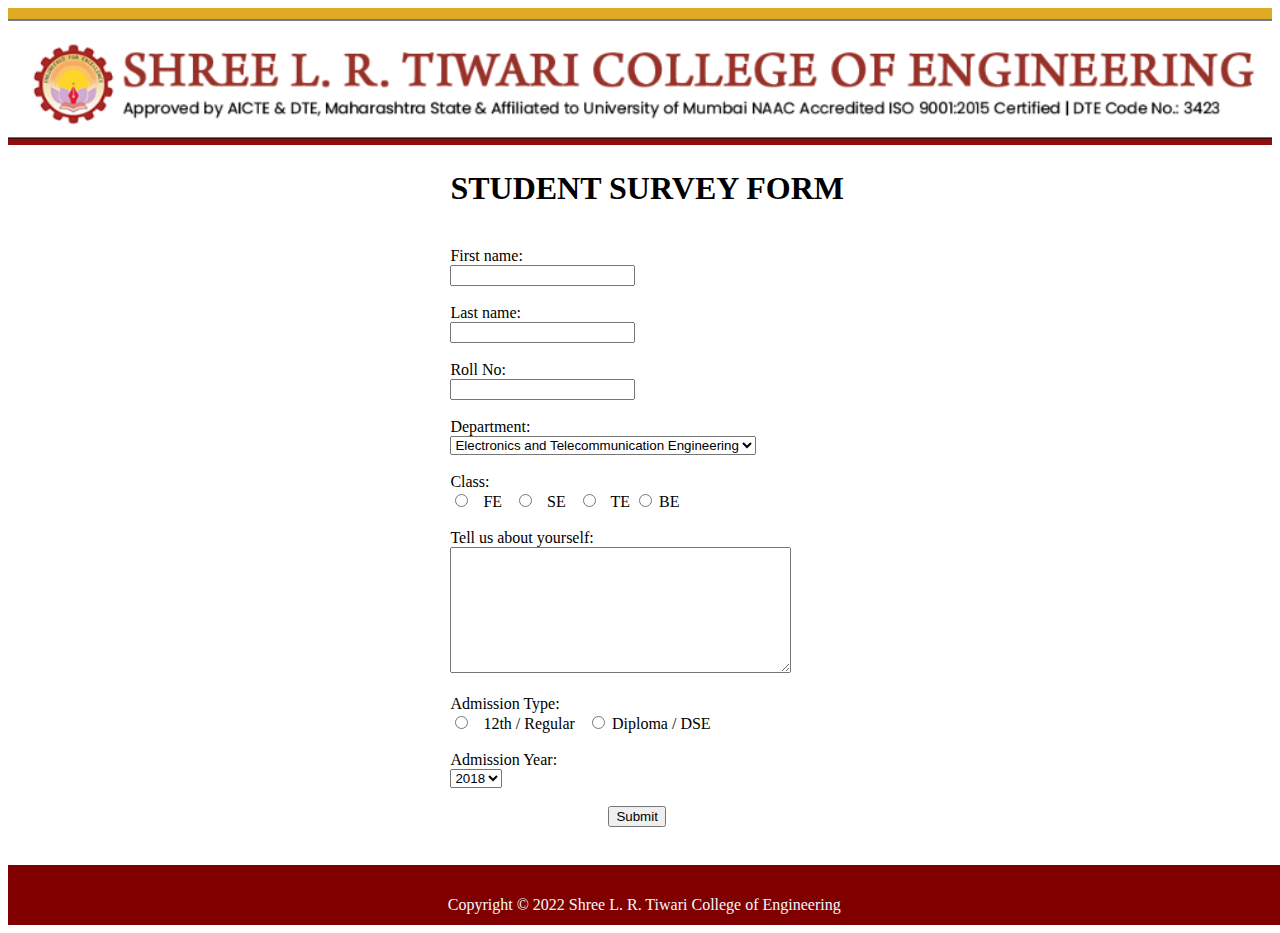
<file: sem-5-projects-main/assignment 1/sid assignment 1/survey.html>
<!DOCTYPE html>
<html lang="en">
    <style>
        h1{
            margin-left: 0%;
        }
    
        .submit{
            width: max-content;
            margin-left: 25%;
        }
        img {
            max-width: 100%;
            height: auto;
        }
        .footer{
        width: auto;
        /* height: 100px; */
        text-align: center;
        padding: 15px;
        border: none;
        height:30px;
        width:98.3%;
        background-color: maroon;
        color: aliceblue;
        
    }

    .footer{
        margin-top: 3%;
    }
    h1{
        margin-left: 35%; 
    }
    form{
        /* border: solid 1px black; */
        max-width: 50%;
        margin-left: 35%;
    }
    form button{
        margin-left: 20%;
    }
    
    </style>
<head>
    <meta charset="UTF-8">
    <meta http-equiv="X-UA-Compatible" content="IE=edge">
    <meta name="viewport" content="width=device-width, initial-scale=1.0">
    <title>Best BE ELECTRONICS AND COMPUTER SCIENCE</title>
    <img src="LOGO.png" width="120%" height="">
    <h1>STUDENT SURVEY FORM</h1>
    <body>
        <div><br>
            <form > 
                <label for="fname" >First name:</label><br>
                <input type="text" id="fname" name="fname" ><br><br>
                <label for="lname">Last name:</label><br>
                <input type="text" id="lname" name="lname" ><br><br>
                <label for="rollno">Roll No:</label><br>
                <input type="text" id="rollno" name="rollno" ><br><br>
                <label for="department">Department:</label><br> 
                <select name="department" id="department" required>
                    <option value="Electronics and Telecommunication Engineering">Electronics and Telecommunication Engineering </option>
                    <option value="Computer Engineering">Computer Engineering </option>
                    <option value="Electronics and Computer Scienece">Electronics and Computer Scienece </option>
                    <option value="Civil Engineering">Civil Engineering </option>
                    <option value="Mechanical Engineering">Mechanical Engineering </option>
                    <option value="Information Technology">Information Technology </option>
                    <option value="Humanities and Applied Science">Humanities and Applied Science </option><br>
                   </select><br> <br>
                    <label for="class">Class:</label> <br>                 
                    <input type="radio" id="FE" name="Class" value="FE">
                    <label for="FE">FE</label>
                    <input type="radio" id="SE" name="Class" value="SE">
                    <label for="SE">SE</label>
                    <input type="radio" id="TE" name="Class" value="TE">
                    <label for="TE">TE</label>
                    <input type="radio" id="BE" name="Class" value="BE">
                    <label for="BE">BE</label><br><br>
                    <label for="Tell us about yourself">Tell us  about yourself:</label><br>
                    <textarea  id="Tell us about yourself" rows="8" cols="40" ></textarea><br> <br>
                    <label for="Admission Type"> Admission Type:</label><br>              
                    <input type="radio" id="12th/Regular" name="Admission type" value="12th/Regular">
                   <label for="12th/Regular">12th / Regular</label>
                     <input type="radio" id="Diploma/DSE" name="Admission type" value="Diploma/DSE" >
                    <label for="Diploma/DSE">Diploma / DSE</label><br> <br>
                    <label for="Admission Year">Admission Year:</label> <br>
                    <select name="Admission Year" id="Admission Year" required>
                        <option value="2018">2018 </option>
                        <option value="2019">2019 </option>
                        <option value="2020">2020 </option>
                        <option value="2021">2021 </option>
                        <option value="2022">2022 </option>
                        <br>
                    </select> <br> <br>
                    <diV class="submit"><input type="submit" ></diV>                       
        </div>
            
    <div class="footer">
        <p>Copyright © 2022 Shree L. R. Tiwari College of Engineering</p>
    </div>
      </head>
        </body>
            </html>
</file>
<file: sem-5-projects-main/2048-master/style/main.css>
@import url(fonts/clear-sans.css);
html, body {
  margin: 0;
  padding: 0;
  background: #faf8ef;
  color: #776e65;
  font-family: "Clear Sans", "Helvetica Neue", Arial, sans-serif;
  font-size: 18px; }

body {
  margin: 80px 0; }

.heading:after {
  content: "";
  display: block;
  clear: both; }

h1.title {
  font-size: 80px;
  font-weight: bold;
  margin: 0;
  display: block;
  float: left; }

@-webkit-keyframes move-up {
  0% {
    top: 25px;
    opacity: 1; }

  100% {
    top: -50px;
    opacity: 0; } }
@-moz-keyframes move-up {
  0% {
    top: 25px;
    opacity: 1; }

  100% {
    top: -50px;
    opacity: 0; } }
@keyframes move-up {
  0% {
    top: 25px;
    opacity: 1; }

  100% {
    top: -50px;
    opacity: 0; } }
.scores-container {
  float: right;
  text-align: right; }

.score-container, .best-container {
  position: relative;
  display: inline-block;
  background: #bbada0;
  padding: 15px 25px;
  font-size: 25px;
  height: 25px;
  line-height: 47px;
  font-weight: bold;
  border-radius: 3px;
  color: white;
  margin-top: 8px;
  text-align: center; }
  .score-container:after, .best-container:after {
    position: absolute;
    width: 100%;
    top: 10px;
    left: 0;
    text-transform: uppercase;
    font-size: 13px;
    line-height: 13px;
    text-align: center;
    color: #eee4da; }
  .score-container .score-addition, .best-container .score-addition {
    position: absolute;
    right: 30px;
    color: red;
    font-size: 25px;
    line-height: 25px;
    font-weight: bold;
    color: rgba(119, 110, 101, 0.9);
    z-index: 100;
    -webkit-animation: move-up 600ms ease-in;
    -moz-animation: move-up 600ms ease-in;
    animation: move-up 600ms ease-in;
    -webkit-animation-fill-mode: both;
    -moz-animation-fill-mode: both;
    animation-fill-mode: both; }

.score-container:after {
  content: "Score"; }

.best-container:after {
  content: "Best"; }

p {
  margin-top: 0;
  margin-bottom: 10px;
  line-height: 1.65; }

a {
  color: #776e65;
  font-weight: bold;
  text-decoration: underline;
  cursor: pointer; }

strong.important {
  text-transform: uppercase; }

hr {
  border: none;
  border-bottom: 1px solid #d8d4d0;
  margin-top: 20px;
  margin-bottom: 30px; }

.container {
  width: 500px;
  margin: 0 auto; }

@-webkit-keyframes fade-in {
  0% {
    opacity: 0; }

  100% {
    opacity: 1; } }
@-moz-keyframes fade-in {
  0% {
    opacity: 0; }

  100% {
    opacity: 1; } }
@keyframes fade-in {
  0% {
    opacity: 0; }

  100% {
    opacity: 1; } }
.game-container {
  margin-top: 40px;
  position: relative;
  padding: 15px;
  cursor: default;
  -webkit-touch-callout: none;
  -ms-touch-callout: none;
  -webkit-user-select: none;
  -moz-user-select: none;
  -ms-user-select: none;
  -ms-touch-action: none;
  touch-action: none;
  background: #bbada0;
  border-radius: 6px;
  width: 500px;
  height: 500px;
  -webkit-box-sizing: border-box;
  -moz-box-sizing: border-box;
  box-sizing: border-box; }
  .game-container .game-message {
    display: none;
    position: absolute;
    top: 0;
    right: 0;
    bottom: 0;
    left: 0;
    background: rgba(238, 228, 218, 0.5);
    z-index: 100;
    text-align: center;
    -webkit-animation: fade-in 800ms ease 1200ms;
    -moz-animation: fade-in 800ms ease 1200ms;
    animation: fade-in 800ms ease 1200ms;
    -webkit-animation-fill-mode: both;
    -moz-animation-fill-mode: both;
    animation-fill-mode: both; }
    .game-container .game-message p {
      font-size: 60px;
      font-weight: bold;
      height: 60px;
      line-height: 60px;
      margin-top: 222px; }
    .game-container .game-message .lower {
      display: block;
      margin-top: 59px; }
    .game-container .game-message a {
      display: inline-block;
      background: #8f7a66;
      border-radius: 3px;
      padding: 0 20px;
      text-decoration: none;
      color: #f9f6f2;
      height: 40px;
      line-height: 42px;
      margin-left: 9px; }
      .game-container .game-message a.keep-playing-button {
        display: none; }
    .game-container .game-message.game-won {
      background: rgba(237, 194, 46, 0.5);
      color: #f9f6f2; }
      .game-container .game-message.game-won a.keep-playing-button {
        display: inline-block; }
    .game-container .game-message.game-won, .game-container .game-message.game-over {
      display: block; }

.grid-container {
  position: absolute;
  z-index: 1; }

.grid-row {
  margin-bottom: 15px; }
  .grid-row:last-child {
    margin-bottom: 0; }
  .grid-row:after {
    content: "";
    display: block;
    clear: both; }

.grid-cell {
  width: 106.25px;
  height: 106.25px;
  margin-right: 15px;
  float: left;
  border-radius: 3px;
  background: rgba(238, 228, 218, 0.35); }
  .grid-cell:last-child {
    margin-right: 0; }

.tile-container {
  position: absolute;
  z-index: 2; }

.tile, .tile .tile-inner {
  width: 107px;
  height: 107px;
  line-height: 107px; }
.tile.tile-position-1-1 {
  -webkit-transform: translate(0px, 0px);
  -moz-transform: translate(0px, 0px);
  -ms-transform: translate(0px, 0px);
  transform: translate(0px, 0px); }
.tile.tile-position-1-2 {
  -webkit-transform: translate(0px, 121px);
  -moz-transform: translate(0px, 121px);
  -ms-transform: translate(0px, 121px);
  transform: translate(0px, 121px); }
.tile.tile-position-1-3 {
  -webkit-transform: translate(0px, 242px);
  -moz-transform: translate(0px, 242px);
  -ms-transform: translate(0px, 242px);
  transform: translate(0px, 242px); }
.tile.tile-position-1-4 {
  -webkit-transform: translate(0px, 363px);
  -moz-transform: translate(0px, 363px);
  -ms-transform: translate(0px, 363px);
  transform: translate(0px, 363px); }
.tile.tile-position-2-1 {
  -webkit-transform: translate(121px, 0px);
  -moz-transform: translate(121px, 0px);
  -ms-transform: translate(121px, 0px);
  transform: translate(121px, 0px); }
.tile.tile-position-2-2 {
  -webkit-transform: translate(121px, 121px);
  -moz-transform: translate(121px, 121px);
  -ms-transform: translate(121px, 121px);
  transform: translate(121px, 121px); }
.tile.tile-position-2-3 {
  -webkit-transform: translate(121px, 242px);
  -moz-transform: translate(121px, 242px);
  -ms-transform: translate(121px, 242px);
  transform: translate(121px, 242px); }
.tile.tile-position-2-4 {
  -webkit-transform: translate(121px, 363px);
  -moz-transform: translate(121px, 363px);
  -ms-transform: translate(121px, 363px);
  transform: translate(121px, 363px); }
.tile.tile-position-3-1 {
  -webkit-transform: translate(242px, 0px);
  -moz-transform: translate(242px, 0px);
  -ms-transform: translate(242px, 0px);
  transform: translate(242px, 0px); }
.tile.tile-position-3-2 {
  -webkit-transform: translate(242px, 121px);
  -moz-transform: translate(242px, 121px);
  -ms-transform: translate(242px, 121px);
  transform: translate(242px, 121px); }
.tile.tile-position-3-3 {
  -webkit-transform: translate(242px, 242px);
  -moz-transform: translate(242px, 242px);
  -ms-transform: translate(242px, 242px);
  transform: translate(242px, 242px); }
.tile.tile-position-3-4 {
  -webkit-transform: translate(242px, 363px);
  -moz-transform: translate(242px, 363px);
  -ms-transform: translate(242px, 363px);
  transform: translate(242px, 363px); }
.tile.tile-position-4-1 {
  -webkit-transform: translate(363px, 0px);
  -moz-transform: translate(363px, 0px);
  -ms-transform: translate(363px, 0px);
  transform: translate(363px, 0px); }
.tile.tile-position-4-2 {
  -webkit-transform: translate(363px, 121px);
  -moz-transform: translate(363px, 121px);
  -ms-transform: translate(363px, 121px);
  transform: translate(363px, 121px); }
.tile.tile-position-4-3 {
  -webkit-transform: translate(363px, 242px);
  -moz-transform: translate(363px, 242px);
  -ms-transform: translate(363px, 242px);
  transform: translate(363px, 242px); }
.tile.tile-position-4-4 {
  -webkit-transform: translate(363px, 363px);
  -moz-transform: translate(363px, 363px);
  -ms-transform: translate(363px, 363px);
  transform: translate(363px, 363px); }

.tile {
  position: absolute;
  -webkit-transition: 100ms ease-in-out;
  -moz-transition: 100ms ease-in-out;
  transition: 100ms ease-in-out;
  -webkit-transition-property: -webkit-transform;
  -moz-transition-property: -moz-transform;
  transition-property: transform; }
  .tile .tile-inner {
    border-radius: 3px;
    background: #eee4da;
    text-align: center;
    font-weight: bold;
    z-index: 10;
    font-size: 55px; }
  .tile.tile-2 .tile-inner {
    background: #eee4da;
    box-shadow: 0 0 30px 10px rgba(243, 215, 116, 0), inset 0 0 0 1px rgba(255, 255, 255, 0); }
  .tile.tile-4 .tile-inner {
    background: #ede0c8;
    box-shadow: 0 0 30px 10px rgba(243, 215, 116, 0), inset 0 0 0 1px rgba(255, 255, 255, 0); }
  .tile.tile-8 .tile-inner {
    color: #f9f6f2;
    background: #f2b179; }
  .tile.tile-16 .tile-inner {
    color: #f9f6f2;
    background: #f59563; }
  .tile.tile-32 .tile-inner {
    color: #f9f6f2;
    background: #f67c5f; }
  .tile.tile-64 .tile-inner {
    color: #f9f6f2;
    background: #f65e3b; }
  .tile.tile-128 .tile-inner {
    color: #f9f6f2;
    background: #edcf72;
    box-shadow: 0 0 30px 10px rgba(243, 215, 116, 0.2381), inset 0 0 0 1px rgba(255, 255, 255, 0.14286);
    font-size: 45px; }
    @media screen and (max-width: 520px) {
      .tile.tile-128 .tile-inner {
        font-size: 25px; } }
  .tile.tile-256 .tile-inner {
    color: #f9f6f2;
    background: #edcc61;
    box-shadow: 0 0 30px 10px rgba(243, 215, 116, 0.31746), inset 0 0 0 1px rgba(255, 255, 255, 0.19048);
    font-size: 45px; }
    @media screen and (max-width: 520px) {
      .tile.tile-256 .tile-inner {
        font-size: 25px; } }
  .tile.tile-512 .tile-inner {
    color: #f9f6f2;
    background: #edc850;
    box-shadow: 0 0 30px 10px rgba(243, 215, 116, 0.39683), inset 0 0 0 1px rgba(255, 255, 255, 0.2381);
    font-size: 45px; }
    @media screen and (max-width: 520px) {
      .tile.tile-512 .tile-inner {
        font-size: 25px; } }
  .tile.tile-1024 .tile-inner {
    color: #f9f6f2;
    background: #edc53f;
    box-shadow: 0 0 30px 10px rgba(243, 215, 116, 0.47619), inset 0 0 0 1px rgba(255, 255, 255, 0.28571);
    font-size: 35px; }
    @media screen and (max-width: 520px) {
      .tile.tile-1024 .tile-inner {
        font-size: 15px; } }
  .tile.tile-2048 .tile-inner {
    color: #f9f6f2;
    background: #edc22e;
    box-shadow: 0 0 30px 10px rgba(243, 215, 116, 0.55556), inset 0 0 0 1px rgba(255, 255, 255, 0.33333);
    font-size: 35px; }
    @media screen and (max-width: 520px) {
      .tile.tile-2048 .tile-inner {
        font-size: 15px; } }
  .tile.tile-super .tile-inner {
    color: #f9f6f2;
    background: #3c3a32;
    font-size: 30px; }
    @media screen and (max-width: 520px) {
      .tile.tile-super .tile-inner {
        font-size: 10px; } }

@-webkit-keyframes appear {
  0% {
    opacity: 0;
    -webkit-transform: scale(0);
    -moz-transform: scale(0);
    -ms-transform: scale(0);
    transform: scale(0); }

  100% {
    opacity: 1;
    -webkit-transform: scale(1);
    -moz-transform: scale(1);
    -ms-transform: scale(1);
    transform: scale(1); } }
@-moz-keyframes appear {
  0% {
    opacity: 0;
    -webkit-transform: scale(0);
    -moz-transform: scale(0);
    -ms-transform: scale(0);
    transform: scale(0); }

  100% {
    opacity: 1;
    -webkit-transform: scale(1);
    -moz-transform: scale(1);
    -ms-transform: scale(1);
    transform: scale(1); } }
@keyframes appear {
  0% {
    opacity: 0;
    -webkit-transform: scale(0);
    -moz-transform: scale(0);
    -ms-transform: scale(0);
    transform: scale(0); }

  100% {
    opacity: 1;
    -webkit-transform: scale(1);
    -moz-transform: scale(1);
    -ms-transform: scale(1);
    transform: scale(1); } }
.tile-new .tile-inner {
  -webkit-animation: appear 200ms ease 100ms;
  -moz-animation: appear 200ms ease 100ms;
  animation: appear 200ms ease 100ms;
  -webkit-animation-fill-mode: backwards;
  -moz-animation-fill-mode: backwards;
  animation-fill-mode: backwards; }

@-webkit-keyframes pop {
  0% {
    -webkit-transform: scale(0);
    -moz-transform: scale(0);
    -ms-transform: scale(0);
    transform: scale(0); }

  50% {
    -webkit-transform: scale(1.2);
    -moz-transform: scale(1.2);
    -ms-transform: scale(1.2);
    transform: scale(1.2); }

  100% {
    -webkit-transform: scale(1);
    -moz-transform: scale(1);
    -ms-transform: scale(1);
    transform: scale(1); } }
@-moz-keyframes pop {
  0% {
    -webkit-transform: scale(0);
    -moz-transform: scale(0);
    -ms-transform: scale(0);
    transform: scale(0); }

  50% {
    -webkit-transform: scale(1.2);
    -moz-transform: scale(1.2);
    -ms-transform: scale(1.2);
    transform: scale(1.2); }

  100% {
    -webkit-transform: scale(1);
    -moz-transform: scale(1);
    -ms-transform: scale(1);
    transform: scale(1); } }
@keyframes pop {
  0% {
    -webkit-transform: scale(0);
    -moz-transform: scale(0);
    -ms-transform: scale(0);
    transform: scale(0); }

  50% {
    -webkit-transform: scale(1.2);
    -moz-transform: scale(1.2);
    -ms-transform: scale(1.2);
    transform: scale(1.2); }

  100% {
    -webkit-transform: scale(1);
    -moz-transform: scale(1);
    -ms-transform: scale(1);
    transform: scale(1); } }
.tile-merged .tile-inner {
  z-index: 20;
  -webkit-animation: pop 200ms ease 100ms;
  -moz-animation: pop 200ms ease 100ms;
  animation: pop 200ms ease 100ms;
  -webkit-animation-fill-mode: backwards;
  -moz-animation-fill-mode: backwards;
  animation-fill-mode: backwards; }

.above-game:after {
  content: "";
  display: block;
  clear: both; }

.game-intro {
  float: left;
  line-height: 42px;
  margin-bottom: 0; }

.restart-button {
  display: inline-block;
  background: #8f7a66;
  border-radius: 3px;
  padding: 0 20px;
  text-decoration: none;
  color: #f9f6f2;
  height: 40px;
  line-height: 42px;
  display: block;
  text-align: center;
  float: right; }

.game-explanation {
  margin-top: 50px; }

@media screen and (max-width: 520px) {
  html, body {
    font-size: 15px; }

  body {
    margin: 20px 0;
    padding: 0 20px; }

  h1.title {
    font-size: 27px;
    margin-top: 15px; }

  .container {
    width: 280px;
    margin: 0 auto; }

  .score-container, .best-container {
    margin-top: 0;
    padding: 15px 10px;
    min-width: 40px; }

  .heading {
    margin-bottom: 10px; }

  .game-intro {
    width: 55%;
    display: block;
    box-sizing: border-box;
    line-height: 1.65; }

  .restart-button {
    width: 42%;
    padding: 0;
    display: block;
    box-sizing: border-box;
    margin-top: 2px; }

  .game-container {
    margin-top: 17px;
    position: relative;
    padding: 10px;
    cursor: default;
    -webkit-touch-callout: none;
    -ms-touch-callout: none;
    -webkit-user-select: none;
    -moz-user-select: none;
    -ms-user-select: none;
    -ms-touch-action: none;
    touch-action: none;
    background: #bbada0;
    border-radius: 6px;
    width: 280px;
    height: 280px;
    -webkit-box-sizing: border-box;
    -moz-box-sizing: border-box;
    box-sizing: border-box; }
    .game-container .game-message {
      display: none;
      position: absolute;
      top: 0;
      right: 0;
      bottom: 0;
      left: 0;
      background: rgba(238, 228, 218, 0.5);
      z-index: 100;
      text-align: center;
      -webkit-animation: fade-in 800ms ease 1200ms;
      -moz-animation: fade-in 800ms ease 1200ms;
      animation: fade-in 800ms ease 1200ms;
      -webkit-animation-fill-mode: both;
      -moz-animation-fill-mode: both;
      animation-fill-mode: both; }
      .game-container .game-message p {
        font-size: 60px;
        font-weight: bold;
        height: 60px;
        line-height: 60px;
        margin-top: 222px; }
      .game-container .game-message .lower {
        display: block;
        margin-top: 59px; }
      .game-container .game-message a {
        display: inline-block;
        background: #8f7a66;
        border-radius: 3px;
        padding: 0 20px;
        text-decoration: none;
        color: #f9f6f2;
        height: 40px;
        line-height: 42px;
        margin-left: 9px; }
        .game-container .game-message a.keep-playing-button {
          display: none; }
      .game-container .game-message.game-won {
        background: rgba(237, 194, 46, 0.5);
        color: #f9f6f2; }
        .game-container .game-message.game-won a.keep-playing-button {
          display: inline-block; }
      .game-container .game-message.game-won, .game-container .game-message.game-over {
        display: block; }

  .grid-container {
    position: absolute;
    z-index: 1; }

  .grid-row {
    margin-bottom: 10px; }
    .grid-row:last-child {
      margin-bottom: 0; }
    .grid-row:after {
      content: "";
      display: block;
      clear: both; }

  .grid-cell {
    width: 57.5px;
    height: 57.5px;
    margin-right: 10px;
    float: left;
    border-radius: 3px;
    background: rgba(238, 228, 218, 0.35); }
    .grid-cell:last-child {
      margin-right: 0; }

  .tile-container {
    position: absolute;
    z-index: 2; }

  .tile, .tile .tile-inner {
    width: 58px;
    height: 58px;
    line-height: 58px; }
  .tile.tile-position-1-1 {
    -webkit-transform: translate(0px, 0px);
    -moz-transform: translate(0px, 0px);
    -ms-transform: translate(0px, 0px);
    transform: translate(0px, 0px); }
  .tile.tile-position-1-2 {
    -webkit-transform: translate(0px, 67px);
    -moz-transform: translate(0px, 67px);
    -ms-transform: translate(0px, 67px);
    transform: translate(0px, 67px); }
  .tile.tile-position-1-3 {
    -webkit-transform: translate(0px, 135px);
    -moz-transform: translate(0px, 135px);
    -ms-transform: translate(0px, 135px);
    transform: translate(0px, 135px); }
  .tile.tile-position-1-4 {
    -webkit-transform: translate(0px, 202px);
    -moz-transform: translate(0px, 202px);
    -ms-transform: translate(0px, 202px);
    transform: translate(0px, 202px); }
  .tile.tile-position-2-1 {
    -webkit-transform: translate(67px, 0px);
    -moz-transform: translate(67px, 0px);
    -ms-transform: translate(67px, 0px);
    transform: translate(67px, 0px); }
  .tile.tile-position-2-2 {
    -webkit-transform: translate(67px, 67px);
    -moz-transform: translate(67px, 67px);
    -ms-transform: translate(67px, 67px);
    transform: translate(67px, 67px); }
  .tile.tile-position-2-3 {
    -webkit-transform: translate(67px, 135px);
    -moz-transform: translate(67px, 135px);
    -ms-transform: translate(67px, 135px);
    transform: translate(67px, 135px); }
  .tile.tile-position-2-4 {
    -webkit-transform: translate(67px, 202px);
    -moz-transform: translate(67px, 202px);
    -ms-transform: translate(67px, 202px);
    transform: translate(67px, 202px); }
  .tile.tile-position-3-1 {
    -webkit-transform: translate(135px, 0px);
    -moz-transform: translate(135px, 0px);
    -ms-transform: translate(135px, 0px);
    transform: translate(135px, 0px); }
  .tile.tile-position-3-2 {
    -webkit-transform: translate(135px, 67px);
    -moz-transform: translate(135px, 67px);
    -ms-transform: translate(135px, 67px);
    transform: translate(135px, 67px); }
  .tile.tile-position-3-3 {
    -webkit-transform: translate(135px, 135px);
    -moz-transform: translate(135px, 135px);
    -ms-transform: translate(135px, 135px);
    transform: translate(135px, 135px); }
  .tile.tile-position-3-4 {
    -webkit-transform: translate(135px, 202px);
    -moz-transform: translate(135px, 202px);
    -ms-transform: translate(135px, 202px);
    transform: translate(135px, 202px); }
  .tile.tile-position-4-1 {
    -webkit-transform: translate(202px, 0px);
    -moz-transform: translate(202px, 0px);
    -ms-transform: translate(202px, 0px);
    transform: translate(202px, 0px); }
  .tile.tile-position-4-2 {
    -webkit-transform: translate(202px, 67px);
    -moz-transform: translate(202px, 67px);
    -ms-transform: translate(202px, 67px);
    transform: translate(202px, 67px); }
  .tile.tile-position-4-3 {
    -webkit-transform: translate(202px, 135px);
    -moz-transform: translate(202px, 135px);
    -ms-transform: translate(202px, 135px);
    transform: translate(202px, 135px); }
  .tile.tile-position-4-4 {
    -webkit-transform: translate(202px, 202px);
    -moz-transform: translate(202px, 202px);
    -ms-transform: translate(202px, 202px);
    transform: translate(202px, 202px); }

  .tile .tile-inner {
    font-size: 35px; }

  .game-message p {
    font-size: 30px !important;
    height: 30px !important;
    line-height: 30px !important;
    margin-top: 90px !important; }
  .game-message .lower {
    margin-top: 30px !important; } }
</file>
<file: sem-5-projects-main/canvas-tetris-master/style.css>
canvas {
    display: block;
    margin: auto;
    border: 1px solid black;
}

#playbutton {
    width: 100px;
    height: 50px;
    display: block;
    margin: auto;
    margin-top: 10px;
    font-family: Arial, sans-serif;
    font-size: 30px;
    font-weight: bold;
    background-color: white;
    cursor: pointer;
}
</file>
<file: sem-5-projects-main/portfolio website/style.css>
* {
    margin: 0%;
    padding: 0%;
    box-sizing: border-box;
}
body{
left: 0px;
top: 0px;
color: #FFFFFF;
background-color: #1B1B1B;
}

nav{
position:sticky;
width: 1000px;
height: 70px;
left: 14%;
top: -20%;
background: #1B1B1B;
border-radius: 0px 0px 8px 8px;
border-bottom: solid aliceblue;
border-left: solid aliceblue;
border-right: solid aliceblue;

    
}
nav ul {
    display: flex;
    flex-direction: row;
    /* background-color: aqua; */
    margin-top: 0%;
    margin-left: 3%;
    position: relative;
    text-decoration: none;
    list-style: none;
    
}

nav li{
    margin-left: 15%;
    margin-top: 1.8%;
    
}
a{
    width: 103px;
    height: 18px;
    font-size: larger;
    text-decoration: none;
    font-family: 'IBM Plex Mono';
    font-style: normal;
    letter-spacing: 0.01em;
    color: #9C9C9C;
}

.main{
margin-top: 16% ;
/* background-color: #FFFFFF; */
max-width:45%;
margin-left: 8%;
position: relative;
height: 250px;
margin-top: 10%;
}
.main h1{
    position:absolute;
    margin-top: 0%;
    margin-left: 25%;
    font-family: 'Raleway';
font-style: normal;
font-weight: 800;
font-size: 44px;
}
.main .parah{
    position:absolute;
    margin-top: 15%;
    font-family: 'IBM Plex Mono';
font-style: normal;
font-weight: 400;
font-size: 20px;
margin-left: 25%;

}
.main  p{
    color: #9C9C9C;
}

.igs {
position:absolute;
margin-top: 40%;
margin-left: 25%;
background-color: #3F8E00;
width: 307.89px;
height: 63px;
box-shadow: 0px 8px 30px rgba(63, 142, 0, 0.5);
border-radius: 4px;


}
.igs a{
    position:absolute;
    display: flex;
    /* background-color: aqua; */
    width: max-content;
    margin-left: 32.5%;
    margin-top: 6%;
    color: #FFFFFF;
    font-size: 18px;

}

.myimg{
    position: relative;
    margin-left: 58%;
    margin-top: -22%;
    
}

.myimg img{
    border-radius: 50%;
}
.stl{
    display: none;

}

.page2{
    /* display: none;     */
    /* background-color: aqua; */
    position: absolute;
    margin-top: 11.6%;
    height: 100%;
    width: 100%;
    
}
.p1{
    /* background-color: #3F8E00; */
    position: absolute;
    width: 48%;
    margin-left: 7%;
    margin-top: 6%;
    font-size: 20px;
}

.p2{
    /* background-color: #3F8E00; */
    position: absolute;
    width: 48%;
    margin-left: 7%;
    margin-top: 14.5%;
    font-size: 20px;
}
.p3{
    position: absolute;
    width: 48%;
    margin-left: 7%;
    margin-top: 22.8%;
    font-size: 20px;

}
.p3 ul{
    margin-left: 10%;
}
.p3  li{
    margin-top: 1.4%;
}
.p3 .image2{
    position: absolute;
    margin-top: -76%;
    margin-left: 116%;
    
}
</file>
